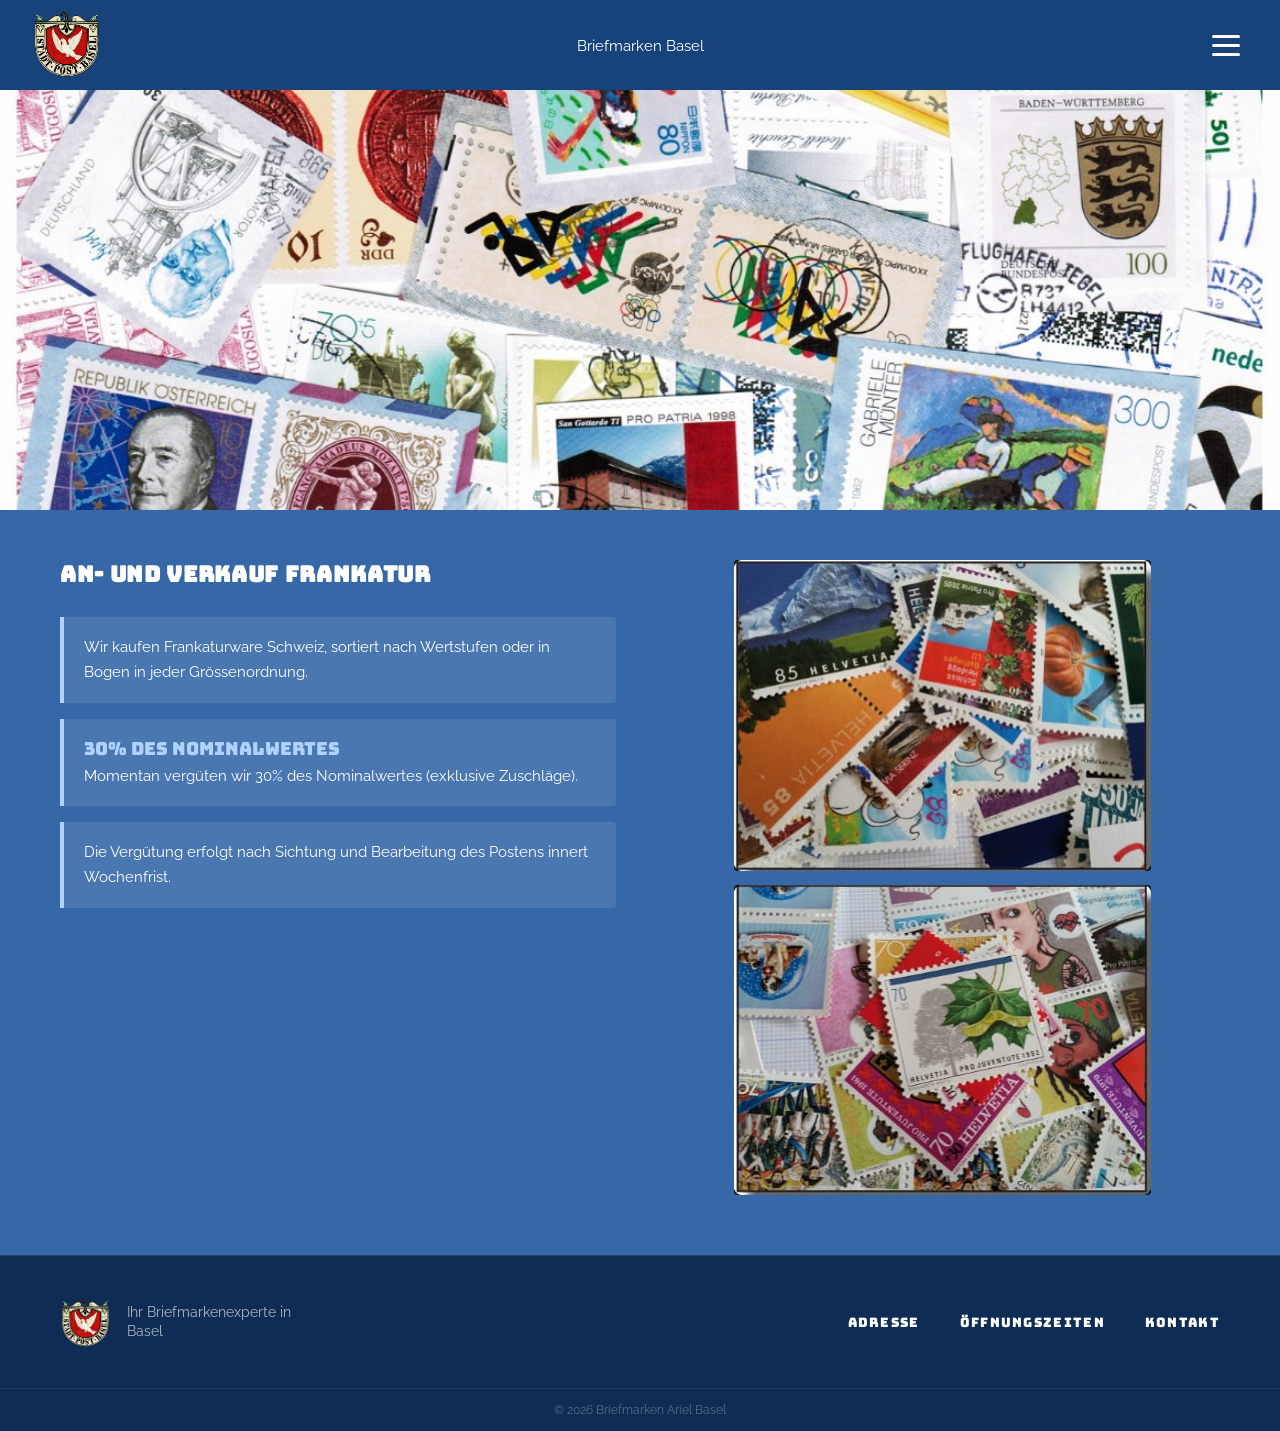
<file: frankatur.html>
<!DOCTYPE html>
<html lang="de">
<head>
  <meta charset="UTF-8" />
  <meta name="viewport" content="width=device-width, initial-scale=1.0" />
  <title>Frankatur – Briefmarken Basel</title>
  <link href="https://fonts.googleapis.com/css2?family=Bungee&family=Raleway:wght@400;700&display=swap" rel="stylesheet" />
  <link rel="icon" type="image/png" href="images/image_1.png" />
  <link rel="stylesheet" href="style.css?v=6" />
</head>
<body>
  <header>
    <a href="index.html"><img class="logo" src="images/image_1.png" alt="Logo" /></a>
    <nav class="sitenav"><a href="index.html">Briefmarken Basel</a></nav>
    <div style="position: relative; margin-left: auto;">
      <button class="hamburger" onclick="toggleMenu()">
        <span></span><span></span><span></span>
      </button>
      <nav class="dropdown-menu" id="dropdownMenu">
        <a href="index.html">Briefmarken</a>
        <a href="gold.html">Gold und Silber</a>
        <a href="frankatur.html">Frankatur</a>
        <a href="kontakt.html">Kontakt &amp; Anfahrt</a>
      </nav>
    </div>
  </header>

  <script>
    var CLOSED_BANNER = false;
    var CLOSED_TEXT = "Wir sind vom 22. bis 26. Juni geschlossen.";
    if (CLOSED_BANNER) {
      document.write('<div style="background:#F5C400;color:#1a1a1a;text-align:center;padding:12px 20px;font-family:Raleway,sans-serif;font-size:15px;font-weight:700;">' + CLOSED_TEXT + '</div>');
    }
  </script>

  <div class="frankatur-hero">
    <img src="images/image_4.jpg" alt="Briefmarken Sammlung" />
  </div>
  <div class="frankatur-content">
    <div class="frankatur-text">
      <h2>An- und Verkauf Frankatur</h2>
      <div class="frankatur-info-block">
        <p>Wir kaufen Frankaturware Schweiz, sortiert nach Wertstufen oder in Bogen in jeder Grössenordnung.</p>
      </div>
      <div class="frankatur-info-block">
        <span class="highlight">30% des Nominalwertes</span>
        <p>Momentan vergüten wir 30% des Nominalwertes (exklusive Zuschläge).</p>
      </div>
      <div class="frankatur-info-block">
        <p>Die Vergütung erfolgt nach Sichtung und Bearbeitung des Postens innert Wochenfrist.</p>
      </div>
    </div>
    <div class="frankatur-images">
      <img src="images/frankatur-seite-bilder-1.jpeg" alt="Frankatur Briefmarken" />
      <img src="images/frankatur-seite-bilder-2.jpeg" alt="Frankatur Briefmarken" />
    </div>
  </div>

  <script>
    function toggleMenu() {
      var menu = document.getElementById('dropdownMenu');
      if (menu.classList.contains('open')) {
        closeDropdown(menu);
      } else {
        menu.classList.remove('closing');
        menu.classList.add('open');
      }
    }
    function closeDropdown(menu) {
      menu = menu || document.getElementById('dropdownMenu');
      if (!menu.classList.contains('open')) return;
      menu.classList.remove('open');
      menu.classList.add('closing');
      setTimeout(function() { menu.classList.remove('closing'); }, 150);
    }
    document.addEventListener('click', function(e) {
      if (!e.target.closest('.hamburger') && !e.target.closest('.dropdown-menu')) {
        closeDropdown(document.getElementById('dropdownMenu'));
      }
    });
  </script>
  <footer class="site-footer">
    <div class="footer-brand">
      <img src="images/image_1.png" alt="Briefmarken Ariel Logo" />
      <span class="footer-tagline">Ihr Briefmarkenexperte in Basel</span>
    </div>
    <div class="footer-links">
      <a class="footer-link" href="kontakt.html#adresse">ADRESSE</a>
      <a class="footer-link" href="kontakt.html#oeffnungszeiten">ÖFFNUNGSZEITEN</a>
      <a class="footer-link" href="kontakt.html#kontakt">KONTAKT</a>
    </div>
  </footer>
  <div class="footer-bottom">© 2026 Briefmarken Ariel Basel</div>
</body>
</html>
</file>
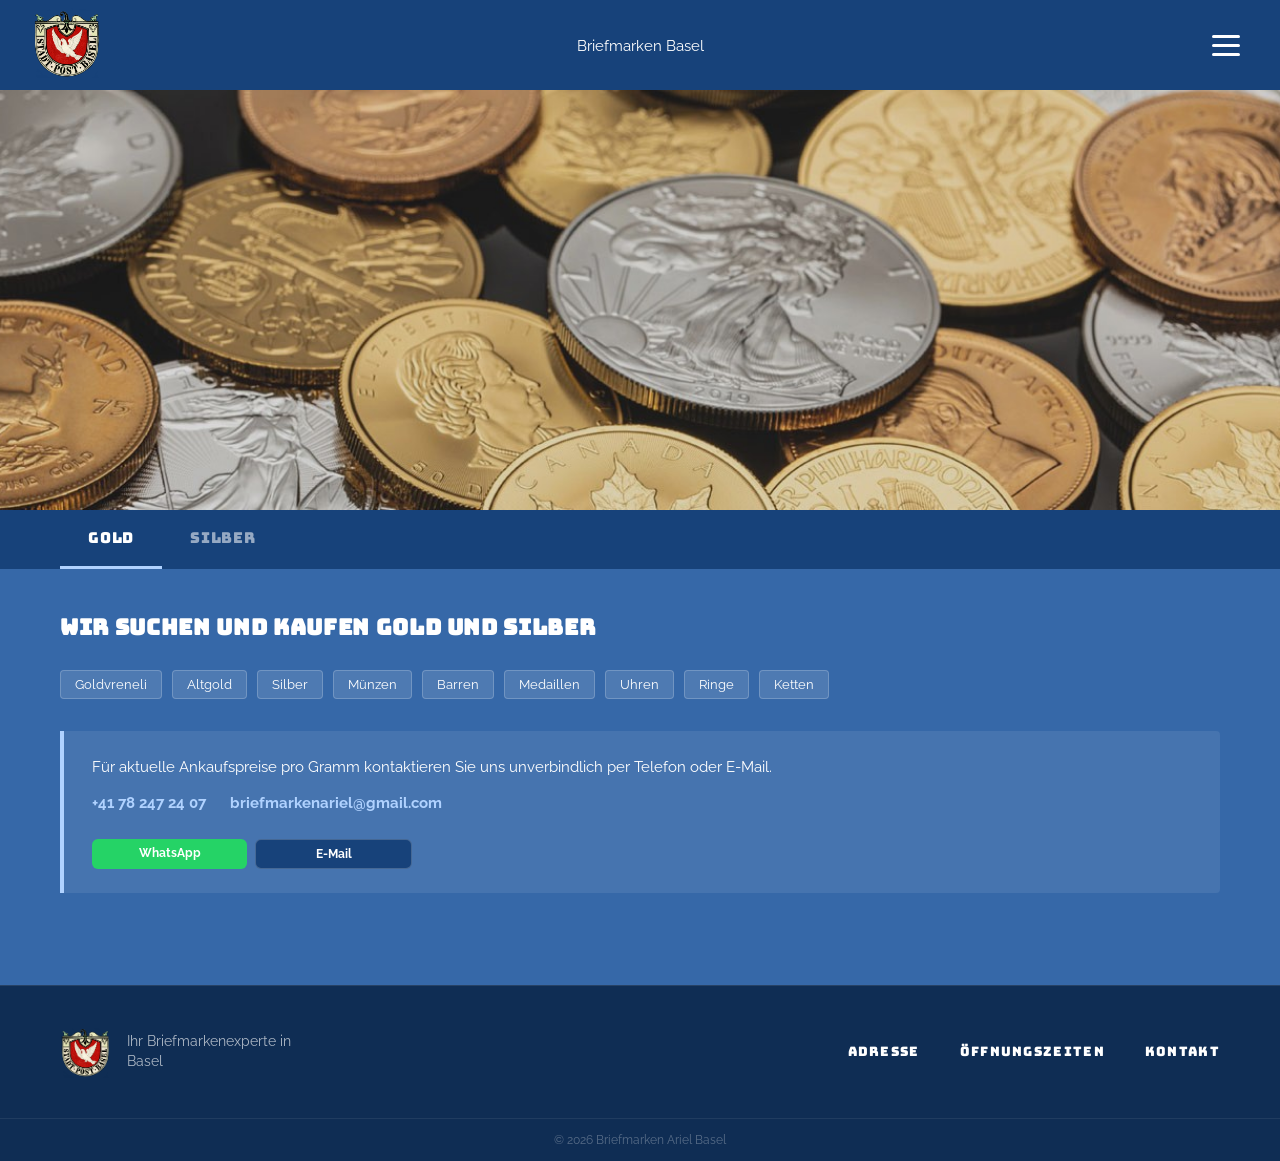
<file: gold.html>
<!DOCTYPE html>
<html lang="de">
<head>
  <meta charset="UTF-8" />
  <meta name="viewport" content="width=device-width, initial-scale=1.0" />
  <title>Gold und Silber – Briefmarken Basel</title>
  <link href="https://fonts.googleapis.com/css2?family=Bungee&family=Raleway:wght@400;700&display=swap" rel="stylesheet" />
  <link rel="icon" type="image/png" href="images/image_1.png" />
  <link rel="stylesheet" href="style.css" />
</head>
<body>
  <header>
    <a href="index.html"><img class="logo" src="images/image_1.png" alt="Logo" /></a>
    <nav class="sitenav"><a href="index.html">Briefmarken Basel</a></nav>
    <div style="position: relative; margin-left: auto;">
      <button class="hamburger" onclick="toggleMenu()">
        <span></span><span></span><span></span>
      </button>
      <nav class="dropdown-menu" id="dropdownMenu">
        <a href="index.html">Briefmarken</a>
        <a href="gold.html">Gold und Silber</a>
        <a href="frankatur.html">Frankatur</a>
        <a href="kontakt.html">Kontakt &amp; Anfahrt</a>
      </nav>
    </div>
  </header>

  <script>
    var CLOSED_BANNER = false;
    var CLOSED_TEXT = "Wir sind vom 22. bis 26. Juni geschlossen.";
    if (CLOSED_BANNER) {
      document.write('<div style="background:#F5C400;color:#1a1a1a;text-align:center;padding:12px 20px;font-family:Raleway,sans-serif;font-size:15px;font-weight:700;">' + CLOSED_TEXT + '</div>');
    }
  </script>

  <div class="frankatur-hero">
    <img src="images/image_3.jpg" alt="Gold und Silber" />
  </div>
  <div class="tab-bar">
    <button class="tab-btn active" onclick="switchTab('gold', this)">GOLD</button>
    <button class="tab-btn" onclick="switchTab('silber', this)">SILBER</button>
  </div>

  <div class="tab-panel active" id="tab-gold">
    <div class="metal-content">
      <h2>Wir suchen und kaufen Gold und Silber</h2>
      <div class="metal-categories">
        <span class="metal-tag">Goldvreneli</span>
        <span class="metal-tag">Altgold</span>
        <span class="metal-tag">Silber</span>
        <span class="metal-tag">Münzen</span>
        <span class="metal-tag">Barren</span>
        <span class="metal-tag">Medaillen</span>
        <span class="metal-tag">Uhren</span>
        <span class="metal-tag">Ringe</span>
        <span class="metal-tag">Ketten</span>
      </div>
      <div class="gold-contact-box">
        <div class="gold-contact-text">Für aktuelle Ankaufspreise pro Gramm kontaktieren Sie uns unverbindlich per Telefon oder E-Mail.</div>
        <div class="gold-contact-links">
          <a href="tel:+41782472407">+41 78 247 24 07</a>
          <a href="mailto:briefmarkenariel@gmail.com">briefmarkenariel@gmail.com</a>
        </div>
        <div class="product-btns" style="margin-top: 16px; max-width: 320px;">
          <a class="product-btn product-btn-wa" href="https://wa.me/41782472407?text=Ich%20m%C3%B6chte%20eine%20Offerte%20f%C3%BCr%20Gold%20%2F%20Silber" target="_blank">WhatsApp</a>
          <a class="product-btn product-btn-email" href="mailto:briefmarkenariel@gmail.com?subject=Offerte%20Gold%20%2F%20Silber">E-Mail</a>
        </div>
      </div>
    </div>
  </div>

  <div class="tab-panel" id="tab-silber">
    <div class="metal-content">
      <h2>Wir bezahlen pro Stück</h2>
      <div class="price-cards" style="grid-template-columns: repeat(4, 1fr);">
        <div class="price-card">
          <div class="price-label">Silber Fünfliber</div>
          <div class="price-value">6.00</div>
          <div class="price-unit">CHF / Stück</div>
          <img src="images/coin_5franken.png" alt="Silber 5 Franken" class="coin-img" />
        </div>
        <div class="price-card">
          <div class="price-label">Silber 2-Fränkler</div>
          <div class="price-value">2.40</div>
          <div class="price-unit">CHF / Stück</div>
          <img src="images/coin_2franken.png" alt="Silber 2 Franken" class="coin-img" />
        </div>
        <div class="price-card">
          <div class="price-label">Silber 1-Fränkler</div>
          <div class="price-value">1.20</div>
          <div class="price-unit">CHF / Stück</div>
          <img src="images/coin_1franken.png" alt="Silber 1 Franken" class="coin-img" />
        </div>
        <div class="price-card">
          <div class="price-label">Silber 50-Räppler</div>
          <div class="price-value">0.60</div>
          <div class="price-unit">CHF / Stück</div>
          <img src="images/coin_50rappen.png" alt="Silber 50 Rappen" class="coin-img" />
        </div>
      </div>
      <p class="price-note">Die aufgeführten Preise sind unverbindliche Richtpreise. Gerne erstellen wir für Sie eine verbindliche Offerte. Melden Sie sich per Telefon oder E-Mail.</p>
    </div>
  </div>

  <script>
    function toggleMenu() {
      var menu = document.getElementById('dropdownMenu');
      if (menu.classList.contains('open')) {
        closeDropdown(menu);
      } else {
        menu.classList.remove('closing');
        menu.classList.add('open');
      }
    }
    function closeDropdown(menu) {
      menu = menu || document.getElementById('dropdownMenu');
      if (!menu.classList.contains('open')) return;
      menu.classList.remove('open');
      menu.classList.add('closing');
      setTimeout(function() { menu.classList.remove('closing'); }, 150);
    }
    document.addEventListener('click', function(e) {
      if (!e.target.closest('.hamburger') && !e.target.closest('.dropdown-menu')) {
        closeDropdown(document.getElementById('dropdownMenu'));
      }
    });
  </script>
  <script>
    function switchTab(name, btn) {
      document.querySelectorAll('.tab-panel').forEach(function(p) { p.classList.remove('active'); });
      document.querySelectorAll('.tab-btn').forEach(function(b) { b.classList.remove('active'); });
      document.getElementById('tab-' + name).classList.add('active');
      btn.classList.add('active');
    }
  </script>
  <footer class="site-footer">
    <div class="footer-brand">
      <img src="images/image_1.png" alt="Briefmarken Ariel Logo" />
      <span class="footer-tagline">Ihr Briefmarkenexperte in Basel</span>
    </div>
    <div class="footer-links">
      <a class="footer-link" href="kontakt.html#adresse">ADRESSE</a>
      <a class="footer-link" href="kontakt.html#oeffnungszeiten">ÖFFNUNGSZEITEN</a>
      <a class="footer-link" href="kontakt.html#kontakt">KONTAKT</a>
    </div>
  </footer>
  <div class="footer-bottom">© 2026 Briefmarken Ariel Basel</div>
</body>
</html>
</file>
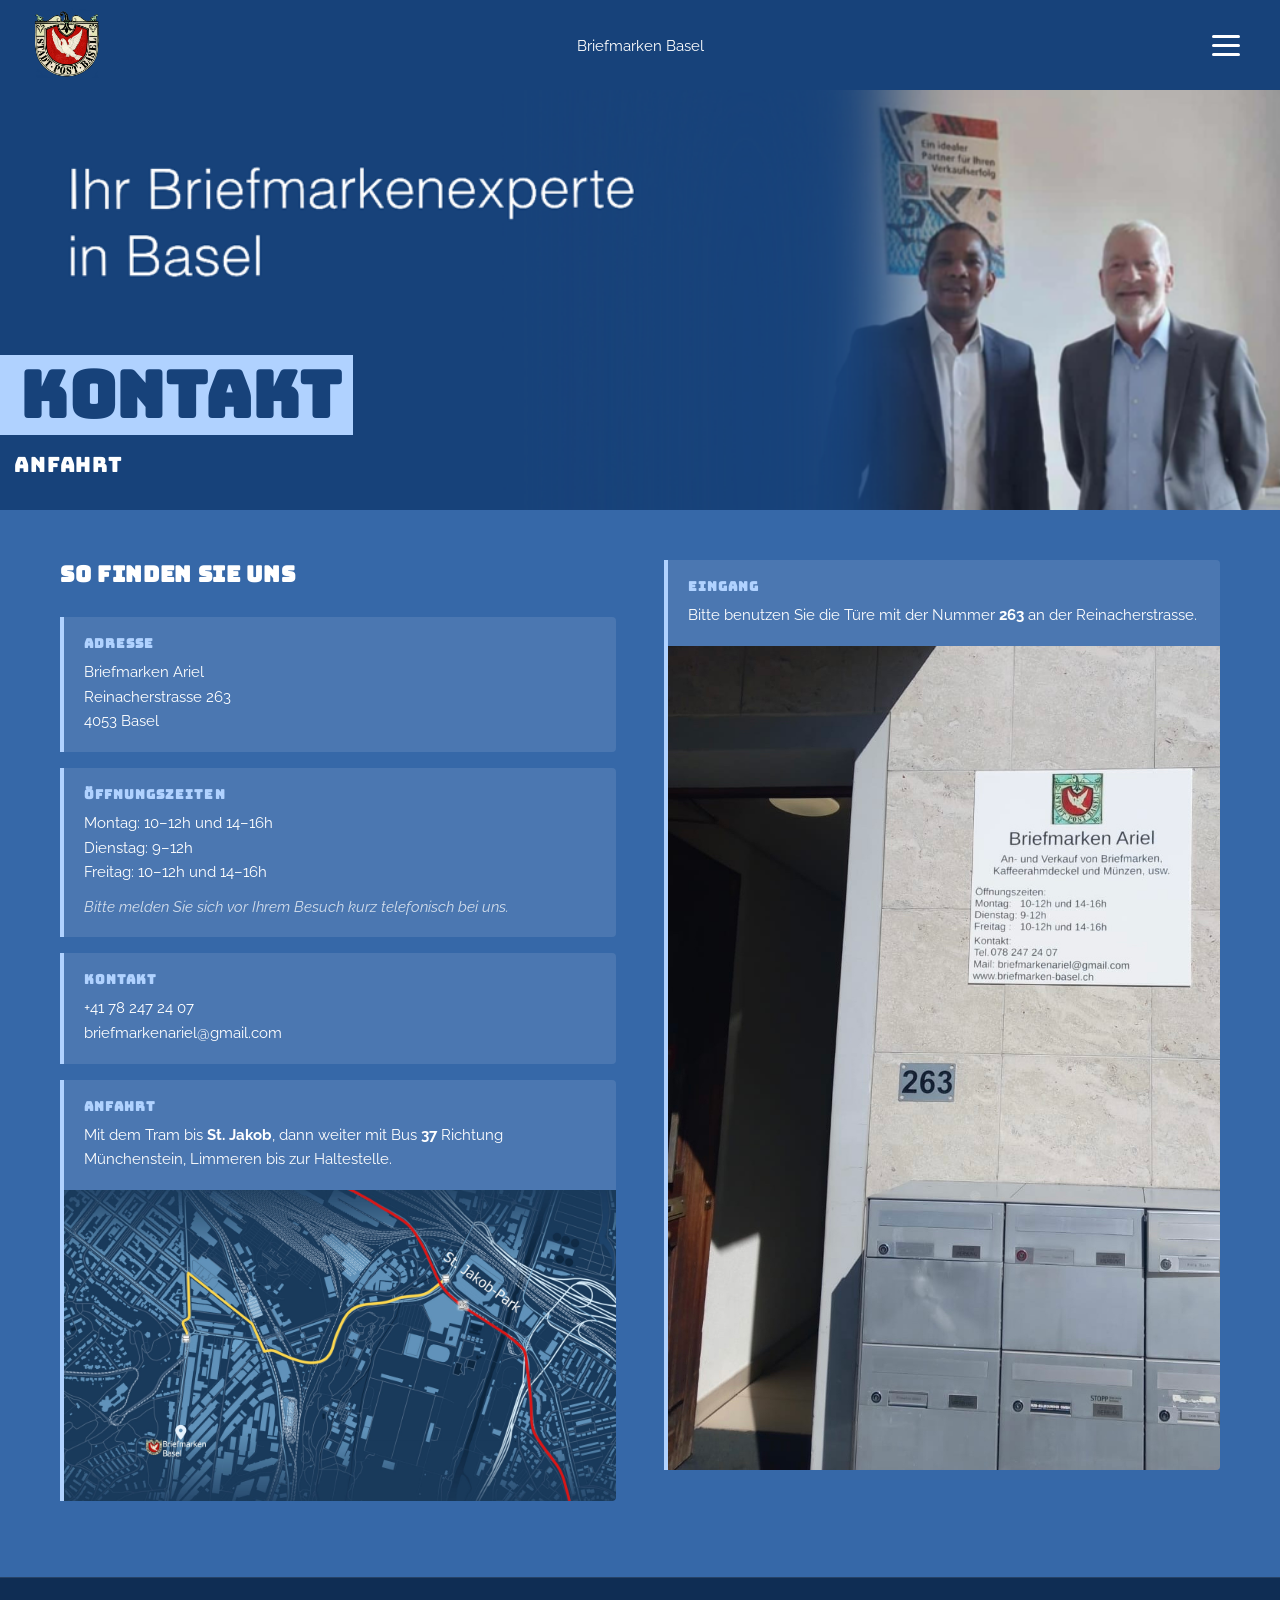
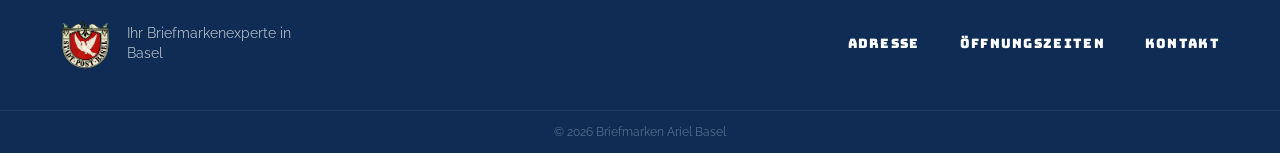
<file: kontakt.html>
<!DOCTYPE html>
<html lang="de">
<head>
  <meta charset="UTF-8" />
  <meta name="viewport" content="width=device-width, initial-scale=1.0" />
  <title>Kontakt & Anfahrt – Briefmarken Basel</title>
  <link href="https://fonts.googleapis.com/css2?family=Bungee&family=Raleway:wght@400;700&display=swap" rel="stylesheet" />
  <link rel="icon" type="image/png" href="images/image_1.png" />
  <link rel="stylesheet" href="style.css" />
</head>
<body>
  <header>
    <a href="index.html"><img class="logo" src="images/image_1.png" alt="Logo" /></a>
    <nav class="sitenav"><a href="index.html">Briefmarken Basel</a></nav>
    <div style="position: relative; margin-left: auto;">
      <button class="hamburger" onclick="toggleMenu()">
        <span></span><span></span><span></span>
      </button>
      <nav class="dropdown-menu" id="dropdownMenu">
        <a href="index.html">Briefmarken</a>
        <a href="gold.html">Gold und Silber</a>
        <a href="frankatur.html">Frankatur</a>
        <a href="kontakt.html">Kontakt &amp; Anfahrt</a>
      </nav>
    </div>
  </header>

  <script>
    var CLOSED_BANNER = false;
    var CLOSED_TEXT = "Wir sind vom 22. bis 26. Juni geschlossen.";
    if (CLOSED_BANNER) {
      document.write('<div style="background:#F5C400;color:#1a1a1a;text-align:center;padding:12px 20px;font-family:Raleway,sans-serif;font-size:15px;font-weight:700;">' + CLOSED_TEXT + '</div>');
    }
  </script>

  <div class="frankatur-hero kontakt-hero-wrap">
    <img src="images/image_8.png" alt="Briefmarken Basel Ariel" class="kontakt-hero-img" style="object-position: left top;" />
    <div class="hero-title-block kontakt-title-block" style="bottom: 24px; flex-direction: column; align-items: flex-start; gap: 8px;">
      <div class="hero-title-main"><h1>KONTAKT</h1></div>
      <div class="hero-title-sub" style="margin-left: 0; align-self: flex-start;"><span>ANFAHRT</span></div>
    </div>
  </div>
  <div class="kontakt-content">
    <div class="kontakt-left">
      <h2>So finden Sie uns</h2>
      <div class="kontakt-info-block" id="adresse">
        <h3>ADRESSE</h3>
        <p>Briefmarken Ariel</p>
        <p>Reinacherstrasse 263</p>
        <p>4053 Basel</p>
      </div>
      <div class="kontakt-info-block" id="oeffnungszeiten">
        <h3>ÖFFNUNGSZEITEN</h3>
        <p>Montag: 10–12h und 14–16h</p>
        <p>Dienstag: 9–12h</p>
        <p>Freitag: 10–12h und 14–16h</p>
        <p style="margin-top:10px; color:rgba(255,255,255,0.75); font-style:italic;">Bitte melden Sie sich vor Ihrem Besuch kurz telefonisch bei uns.</p>
      </div>
      <div class="kontakt-info-block" id="kontakt">
        <h3>KONTAKT</h3>
        <a href="tel:+41782472407">+41 78 247 24 07</a>
        <a href="mailto:briefmarkenariel@gmail.com">briefmarkenariel@gmail.com</a>
      </div>
      <div class="kontakt-info-block" style="padding: 0; overflow: hidden;">
        <div style="padding: 18px 20px;">
          <h3>ANFAHRT</h3>
          <p style="margin-top: 8px;">Mit dem Tram bis <strong>St. Jakob</strong>, dann weiter mit Bus <strong>37</strong> Richtung Münchenstein, Limmeren bis zur Haltestelle.</p>
        </div>
        <img src="images/image_7.jpg" alt="Anfahrtskarte" style="width: 100%; display: block;" />
      </div>
    </div>
    <div class="kontakt-right">
      <div class="kontakt-info-block" style="padding: 0; overflow: hidden;">
        <div style="padding: 18px 20px;">
          <h3>EINGANG</h3>
          <p style="margin-top: 8px;">Bitte benutzen Sie die Türe mit der Nummer <strong>263</strong> an der Reinacherstrasse.</p>
        </div>
        <img src="images/image_6.jpg" alt="Eingang Reinacherstrasse 263" style="width: 100%; display: block;" />
      </div>
    </div>
  </div>

  <script>
    if (window.location.hash) {
      var target = document.querySelector(window.location.hash);
      if (target) {
        window.scrollTo({ top: 0, behavior: 'instant' });
        setTimeout(function() {
          target.scrollIntoView({ behavior: 'smooth', block: 'center' });
        }, 100);
      }
    }
    document.addEventListener('click', function(e) {
      var link = e.target.closest('a[href^="#"]');
      if (link) {
        var target = document.querySelector(link.getAttribute('href'));
        if (target) {
          e.preventDefault();
          target.scrollIntoView({ behavior: 'smooth', block: 'center' });
        }
      }
    });
  </script>

  <script>
    function toggleMenu() {
      var menu = document.getElementById('dropdownMenu');
      if (menu.classList.contains('open')) {
        closeDropdown(menu);
      } else {
        menu.classList.remove('closing');
        menu.classList.add('open');
      }
    }
    function closeDropdown(menu) {
      menu = menu || document.getElementById('dropdownMenu');
      if (!menu.classList.contains('open')) return;
      menu.classList.remove('open');
      menu.classList.add('closing');
      setTimeout(function() { menu.classList.remove('closing'); }, 150);
    }
    document.addEventListener('click', function(e) {
      if (!e.target.closest('.hamburger') && !e.target.closest('.dropdown-menu')) {
        closeDropdown(document.getElementById('dropdownMenu'));
      }
    });
  </script>
  <footer class="site-footer">
    <div class="footer-brand">
      <img src="images/image_1.png" alt="Briefmarken Ariel Logo" />
      <span class="footer-tagline">Ihr Briefmarkenexperte in Basel</span>
    </div>
    <div class="footer-links">
      <a class="footer-link" href="#adresse">ADRESSE</a>
      <a class="footer-link" href="#oeffnungszeiten">ÖFFNUNGSZEITEN</a>
      <a class="footer-link" href="#kontakt">KONTAKT</a>
    </div>
  </footer>
  <div class="footer-bottom">© 2026 Briefmarken Ariel Basel</div>
</body>
</html>
</file>
<file: style.css>
*, *::before, *::after { box-sizing: border-box; margin: 0; padding: 0; }
html { scroll-behavior: smooth; }
body { font-family: 'Raleway', sans-serif; background: #3668A8; color: #fff; }

/* HEADER */
header {
  background-color: #17427A;
  display: flex;
  align-items: center;
  padding: 0 32px;
  height: 90px;
  gap: 32px;
  position: relative;
}
header .logo { height: 72px; width: auto; cursor: pointer; }
header nav.sitenav { position: absolute; left: 50%; transform: translateX(-50%); }
header nav.sitenav a {
  font-family: 'Raleway', sans-serif;
  font-size: 15px;
  color: #fff;
  text-decoration: none;
  cursor: pointer;
}
.hamburger {
  background: none;
  border: none;
  cursor: pointer;
  display: flex;
  flex-direction: column;
  justify-content: center;
  gap: 6px;
  padding: 8px;
}
.hamburger span {
  display: block;
  width: 28px;
  height: 3px;
  background: #fff;
  border-radius: 2px;
}
.dropdown-menu {
  display: none;
  position: absolute;
  top: 100%;
  right: 0;
  background: #17427A;
  flex-direction: column;
  width: max-content;
  z-index: 100;
  box-shadow: 0 4px 12px rgba(0,0,0,0.3);
}
@keyframes dropdown-in {
  from { opacity: 0; transform: scale(0.95) translateY(-6px); }
  to   { opacity: 1; transform: scale(1)    translateY(0); }
}
@keyframes dropdown-out {
  from { opacity: 1; transform: scale(1)    translateY(0); }
  to   { opacity: 0; transform: scale(0.95) translateY(-6px); }
}
.dropdown-menu.open {
  display: flex;
  animation: dropdown-in 0.15s ease forwards;
}
.dropdown-menu.closing {
  display: flex;
  animation: dropdown-out 0.15s ease forwards;
}
.dropdown-menu a {
  font-family: 'Raleway', sans-serif;
  font-size: 15px;
  color: #fff;
  text-decoration: none;
  padding: 14px 24px;
  border-bottom: 1px solid rgba(255,255,255,0.15);
  transition: background 0.2s;
  cursor: pointer;
}
.dropdown-menu a:last-child { border-bottom: none; }
.dropdown-menu a:hover { background: rgba(255,255,255,0.1); }

/* ── BRIEFMARKEN PAGE ── */
.hero {
  position: relative;
  width: 100%;
  height: 480px;
  overflow: hidden;
}
.hero img.hero-bg {
  width: 100%;
  height: 100%;
  object-fit: cover;
  object-position: center 60%;
  display: block;
}
.hero-title-block {
  position: absolute;
  bottom: 60px;
  left: 0;
  display: flex;
  align-items: stretch;
}
.hero-title-main {
  background: #B0D2FF;
  padding: 8px 12px 8px 20px;
  display: flex;
  align-items: center;
}
.hero-title-main h1 {
  font-family: 'Bungee', sans-serif;
  font-size: 64px;
  color: #17427A;
  letter-spacing: 0.01em;
  line-height: 1;
  white-space: nowrap;
}
.hero-title-sub {
  background: #17427A;
  padding: 8px 14px;
  display: flex;
  align-items: center;
  align-self: center;
  margin-left: 40px;
}
.hero-title-sub span {
  font-family: 'Bungee', sans-serif;
  font-size: 21px;
  color: #fff;
  letter-spacing: 0.04em;
  white-space: nowrap;
}
.main-section {
  background-color: #3668A8;
  padding: 50px 60px 30px 60px;
  display: grid;
  grid-template-columns: 1fr;
  gap: 48px;
}
.main-left h2 {
  font-family: 'Bungee', sans-serif;
  font-size: 28px;
  color: #fff;
  line-height: 1.2;
  margin-bottom: 28px;
  text-transform: uppercase;
  letter-spacing: 0.02em;
}
.main-left .text-cols {
  display: grid;
  grid-template-columns: 1fr 1fr;
  gap: 28px;
  margin-bottom: 40px;
}
.main-left .text-cols p {
  font-family: 'Raleway', sans-serif;
  font-size: 14.5px;
  color: #fff;
  line-height: 1.7;
}
.hours-title {
  font-family: 'Bungee', sans-serif;
  font-size: 15px;
  color: #fff;
  letter-spacing: 0.08em;
  text-align: center;
  padding-bottom: 10px;
}
.hours-table { width: 100%; border-collapse: collapse; }
.hours-table tr { border-top: 1px solid rgba(255,255,255,0.45); }
.hours-table tr:last-child { border-bottom: 1px solid rgba(255,255,255,0.45); }
.hours-table td {
  font-family: 'Raleway', sans-serif;
  font-size: 14.5px;
  color: #fff;
  padding: 16px 8px;
}
.hours-table td:first-child { font-weight: 700; width: 110px; }
.hours-table td.times { text-align: right; letter-spacing: 0.01em; }
.main-right { display: flex; flex-direction: column; gap: 28px; }
.main-right .photo { width: 100%; border-radius: 2px; display: block; }
.contact-card {
  display: flex; flex-direction: column;
  align-items: center; text-align: center; gap: 6px;
}
.contact-card .icon {
  width: 44px; height: 44px; border-radius: 50%;
  border: 2px solid rgba(255,255,255,0.7);
  display: flex; align-items: center; justify-content: center;
  margin-bottom: 4px;
}
.contact-card .icon svg { width: 20px; height: 20px; fill: #fff; }
.contact-card h3 {
  font-family: 'Bungee', sans-serif; font-size: 16px;
  color: #fff; letter-spacing: 0.04em; line-height: 1.2;
}
.contact-card p, .contact-card a {
  font-family: 'Raleway', sans-serif; font-size: 14px;
  color: #fff; text-decoration: none; line-height: 1.5;
}

/* ── PAGE TITLE BLOCK ── */
.page-title-block {
  display: flex;
  align-items: stretch;
  margin-bottom: 36px;
}
.page-title-main {
  background: #B0D2FF;
  padding: 8px 12px 8px 20px;
  display: flex;
  align-items: center;
}
.page-title-main h1 {
  font-family: 'Bungee', sans-serif;
  font-size: 48px;
  color: #17427A;
  letter-spacing: 0.01em;
  line-height: 1;
  white-space: nowrap;
  text-transform: uppercase;
}
.page-title-sub {
  background: #17427A;
  padding: 8px 14px;
  display: flex;
  align-items: center;
  align-self: center;
  margin-left: 24px;
}
.page-title-sub span {
  font-family: 'Bungee', sans-serif;
  font-size: 18px;
  color: #fff;
  letter-spacing: 0.04em;
  white-space: nowrap;
}
@media (max-width: 640px) {
  .page-title-main h1 { font-size: 26px; }
  .page-title-sub { margin-left: 8px; padding: 6px 10px; }
  .page-title-sub span { font-size: 13px; }
}

/* ── FRANKATUR IMAGE ── */
.kontakt-hero-wrap { height: 420px; }
.frankatur-hero {
  width: 100%;
  height: 420px;
  overflow: hidden;
  position: relative;
}
.frankatur-hero img {
  width: 100%;
  height: 100%;
  object-fit: cover;
  object-position: center center;
  display: block;
}
@media (max-width: 640px) {
  .frankatur-hero { height: 260px; }
  .kontakt-hero-wrap {
    height: auto;
  }
  .kontakt-title-block {
    bottom: 12px !important;
  }
  .kontakt-hero-img {
    object-fit: contain;
    object-position: center top;
    width: 100%;
    height: auto;
    position: static;
  }
}

/* ── CONTENT PAGES ── */
.content-page {
  padding: 60px;
  min-height: 80vh;
}
.content-page h1 {
  font-family: 'Bungee', sans-serif;
  font-size: 36px;
  color: #fff;
  text-transform: uppercase;
  letter-spacing: 0.02em;
  margin-bottom: 32px;
}
.content-page p {
  font-family: 'Raleway', sans-serif;
  font-size: 16px;
  color: #fff;
  line-height: 1.7;
  max-width: 600px;
}

/* ── MOBILE RESPONSIVE ── */
@media (max-width: 640px) {
  header nav.sitenav { display: none; }
  header { padding: 0 16px; gap: 16px; }
  .hero { height: 260px; }
  .hero-title-block { bottom: 20px; flex-direction: column !important; align-items: flex-start !important; gap: 6px; }
  .hero-title-main { padding: 6px 8px 6px 14px; }
  .hero-title-main h1 { font-size: 28px; }
  .hero-title-sub { margin-left: 0; padding: 6px 10px; align-self: flex-start; }
  .hero-title-sub span { font-size: 13px; }
  .main-section {
    grid-template-columns: 1fr;
    padding: 28px 20px 36px 20px;
    gap: 32px;
  }
  .main-left h2 { font-size: 20px; margin-bottom: 20px; }
  .main-left .text-cols {
    grid-template-columns: 1fr;
    gap: 16px;
    margin-bottom: 28px;
  }
  .hours-table td { padding: 10px 4px; font-size: 13px; }
  .hours-table td.times { text-align: left; }
  .hours-table td:first-child { width: 76px; font-size: 13px; }
  .content-page { padding: 28px 20px; }
  .content-page h1 { font-size: 26px; margin-bottom: 20px; }
  .content-page p { font-size: 15px; max-width: 100%; }
}

/* ── TABLET RESPONSIVE ── */
@media (min-width: 641px) and (max-width: 900px) {
  .main-section {
    grid-template-columns: 1fr;
    padding: 36px 36px 48px 36px;
    gap: 36px;
  }
  .hero-title-main h1 { font-size: 44px; }
  .content-page { padding: 40px 36px; }
}

/* ── RARITÄTEN CAROUSEL ── */
.rarities-section {
  padding: 40px 60px 50px 60px;
  background: #2a5490;
}
.rarities-card {
  background: rgba(255,255,255,0.06);
  border: 1px solid rgba(255,255,255,0.15);
  border-radius: 12px;
  overflow: hidden;
}
.rarities-card-header {
  display: flex;
  align-items: center;
  justify-content: space-between;
  padding: 20px 24px 16px 24px;
  border-bottom: 1px solid rgba(255,255,255,0.1);
}
.rarities-card-title {
  font-family: 'Bungee', sans-serif;
  font-size: 20px;
  color: #fff;
  letter-spacing: 0.04em;
  text-transform: uppercase;
}
.rarities-card-subtitle {
  font-family: 'Raleway', sans-serif;
  font-size: 13px;
  color: rgba(255,255,255,0.55);
  margin-top: 2px;
}
.carousel-btns { display: flex; gap: 8px; }
.carousel-btn {
  background: rgba(255,255,255,0.08);
  border: 1px solid rgba(255,255,255,0.25);
  border-radius: 8px;
  width: 36px;
  height: 36px;
  display: flex;
  align-items: center;
  justify-content: center;
  cursor: pointer;
  transition: background 0.2s, opacity 0.2s;
  color: #fff;
  font-size: 16px;
  line-height: 1;
}
.carousel-btn:hover { background: rgba(255,255,255,0.18); }
.carousel-btn:disabled { opacity: 0.3; cursor: not-allowed; }
.carousel-track-wrapper {
  overflow: hidden;
  padding: 20px 24px 24px 24px;
}
.carousel-track-wrapper::-webkit-scrollbar { width: 8px; }
.carousel-track-wrapper::-webkit-scrollbar-track { background: rgba(255,255,255,0.05); border-radius: 4px; }
.carousel-track-wrapper::-webkit-scrollbar-thumb { background: rgba(255,255,255,0.25); border-radius: 4px; }
.carousel-track-wrapper::-webkit-scrollbar-thumb:hover { background: rgba(255,255,255,0.45); }
.carousel-peek-row {
  display: flex;
  gap: 16px;
  padding: 0 24px 20px 24px;
  height: 56px;
  overflow: hidden;
  position: relative;
  margin-top: -4px;
}
.carousel-peek-row::after {
  content: '';
  position: absolute;
  top: 0; left: 0; right: 0; bottom: 0;
  background: linear-gradient(to bottom, rgba(42,84,144,0.15), rgba(42,84,144,0.95));
  pointer-events: none;
}
.peek-card {
  flex: 0 0 calc(33.333% - 11px);
  height: 120px;
  background: rgba(255,255,255,0.05);
  border: 1px solid rgba(255,255,255,0.12);
  border-radius: 8px 8px 0 0;
}
.rarities-card.expanded .carousel-peek-row { display: none; }
.product-card-placeholder {
  background: rgba(255,255,255,0.05);
  border: 1px solid rgba(255,255,255,0.12);
  border-radius: 8px;
  pointer-events: none;
}
.track-expanded .product-card-placeholder { display: none; }
.carousel-track {
  display: flex;
  gap: 16px;
  transition: transform 0.5s cubic-bezier(0.4, 0, 0.2, 1);
}
.carousel-track.track-expanded .product-card {
  flex: 0 0 calc(16.666% - 13.5px);
}
.product-card {
  flex: 0 0 calc(33.333% - 11px);
  background: rgba(255,255,255,0.05);
  border: 1px solid rgba(255,255,255,0.12);
  border-radius: 8px;
  overflow: hidden;
  display: flex;
  flex-direction: column;
}
.product-card .product-thumb-wrap {
  width: 100%;
  aspect-ratio: 4 / 3;
  overflow: hidden;
  background: rgba(255,255,255,0.04);
  position: relative;
}
.product-card .product-thumb-wrap img {
  width: 100%;
  height: 100%;
  object-fit: cover;
  display: block;
}
/* Collage */
.product-card .collage {
  position: absolute;
  inset: 0;
  display: grid;
  gap: 2px;
  cursor: zoom-in;
}
.collage-1 { grid-template-columns: 1fr; }
.collage-2 { grid-template-columns: 1fr 1fr; }
.collage-3 { grid-template-columns: 3fr 2fr; grid-template-rows: 1fr 1fr; }
.collage-3 .collage-cell:first-child { grid-row: 1 / 3; }
.collage-4 { grid-template-columns: 1fr 1fr; grid-template-rows: 1fr 1fr; }
.collage-cell {
  background-size: cover;
  background-position: center;
  position: relative;
  overflow: hidden;
  transition: filter 0.15s;
}
.collage-cell:hover { filter: brightness(1.12); }
.collage-more {
  position: absolute;
  inset: 0;
  background: rgba(0,0,0,0.55);
  display: flex;
  align-items: center;
  justify-content: center;
  color: #fff;
  font-size: 20px;
  font-weight: bold;
  font-family: 'Bungee', sans-serif;
  letter-spacing: 0.03em;
}
.product-card .product-info {
  padding: 14px 16px;
  flex: 1;
  display: flex;
  flex-direction: column;
  gap: 4px;
}
.product-card .product-name {
  font-family: 'Bungee', sans-serif;
  font-size: 13px;
  color: #fff;
  line-height: 1.3;
  letter-spacing: 0.02em;
}
.product-card .product-desc {
  font-family: 'Raleway', sans-serif;
  font-size: 12px;
  color: rgba(255,255,255,0.6);
  line-height: 1.5;
}
.product-card .product-price {
  font-family: 'Bungee', sans-serif;
  font-size: 15px;
  color: #B0D2FF;
  padding-top: 8px;
}
.product-btns {
  display: flex;
  gap: 8px;
  margin-top: auto;
  padding-top: 12px;
}
.product-btn {
  flex: 1;
  text-align: center;
  padding: 7px 6px;
  border-radius: 6px;
  font-family: 'Raleway', sans-serif;
  font-size: 12px;
  font-weight: 700;
  text-decoration: none;
  transition: opacity 0.2s;
}
.product-btn-wa {
  background: #25D366;
  color: #fff;
}
.product-btn-wa:hover {
  background: #25D366;
  box-shadow: 0 0 12px 3px rgba(37, 211, 102, 0.7);
}
.product-btn-email {
  background: #17427A;
  border: 1px solid rgba(255,255,255,0.2);
  color: #fff;
}
.product-btn-email:hover {
  background: #17427A;
  box-shadow: 0 0 12px 3px rgba(23, 66, 122, 0.9);
}
@media (max-width: 640px) {
  .rarities-section { padding: 20px 16px 28px 16px; }
  .rarities-card-title { font-size: 16px; }
  .product-card { flex: 0 0 calc(80vw - 32px); scroll-snap-align: center; }
  .carousel-track.track-expanded .product-card { flex: 0 0 calc(50% - 8px) !important; scroll-snap-align: unset; }
  /* Native touch scroll on mobile — cards snap to center */
  .carousel-track-wrapper {
    overflow-x: auto !important;
    overflow-y: hidden;
    scroll-snap-type: x mandatory;
    -webkit-overflow-scrolling: touch;
    scrollbar-width: none;
    -ms-overflow-style: none;
    padding: 0 10vw;
  }
  .carousel-track-wrapper::-webkit-scrollbar { display: none; }
  /* Hide arrow buttons — swipe instead */
  .carousel-btn:not(#expand-sw):not(#expand-ch):not(#expand-de) { display: none !important; }
  /* Peek row: 1 full card + sliver of 2nd peeking from right */
  .peek-card { flex: 0 0 calc(80vw - 32px); }
  .carousel-peek-row { margin-top: 0; padding: 8px 0 20px 10vw; gap: 4vw; overflow-x: clip; overflow-y: hidden; }
}
@media (min-width: 641px) and (max-width: 900px) {
  .rarities-section { padding: 32px 36px 40px 36px; }
  .product-card { flex: 0 0 calc(50% - 8px); }
}

/* ── FRANKATUR CONTENT ── */
.frankatur-content {
  background: #3668A8;
  padding: 50px 60px 60px 60px;
  display: grid;
  grid-template-columns: 1fr 1fr;
  gap: 48px;
  align-items: start;
}
.frankatur-text h2 {
  font-family: 'Bungee', sans-serif;
  font-size: 22px;
  color: #fff;
  text-transform: uppercase;
  letter-spacing: 0.03em;
  margin-bottom: 28px;
}
.frankatur-info-block {
  background: rgba(255,255,255,0.1);
  border-left: 4px solid #B0D2FF;
  padding: 18px 20px;
  border-radius: 0 4px 4px 0;
  margin-bottom: 16px;
}
.frankatur-info-block p {
  font-family: 'Raleway', sans-serif;
  font-size: 15px;
  color: #fff;
  line-height: 1.65;
  margin: 0;
}
.frankatur-info-block .highlight {
  font-family: 'Bungee', sans-serif;
  font-size: 18px;
  color: #B0D2FF;
  display: block;
  margin-bottom: 4px;
}
.frankatur-images {
  display: flex;
  flex-direction: column;
  gap: 14px;
}
.frankatur-images img {
  width: 75%;
  height: auto;
  border-radius: 4px;
  display: block;
  margin: 0 auto;
}
.frankatur-img-placeholder {
  aspect-ratio: 1 / 1;
  background: rgba(255,255,255,0.08);
  border-radius: 4px;
  display: flex;
  align-items: center;
  justify-content: center;
  border: 2px dashed rgba(255,255,255,0.2);
  color: rgba(255,255,255,0.35);
  font-family: 'Raleway', sans-serif;
  font-size: 12px;
  text-align: center;
  padding: 10px;
}
@media (max-width: 640px) {
  .frankatur-content {
    grid-template-columns: 1fr;
    padding: 28px 20px 36px 20px;
    gap: 32px;
  }
}
@media (min-width: 641px) and (max-width: 900px) {
  .frankatur-content {
    grid-template-columns: 1fr;
    padding: 36px 36px 48px 36px;
  }
}

/* ── GOLD/SILBER TABS ── */
.tab-bar {
  display: flex;
  background: #17427A;
  padding: 0 60px;
}
.tab-btn {
  font-family: 'Bungee', sans-serif;
  font-size: 15px;
  color: rgba(255,255,255,0.55);
  background: none;
  border: none;
  border-bottom: 3px solid transparent;
  padding: 18px 28px;
  cursor: pointer;
  letter-spacing: 0.05em;
  transition: color 0.2s, border-color 0.2s;
}
.tab-btn.active {
  color: #fff;
  border-bottom-color: #B0D2FF;
}
.tab-panel { display: none; }
.tab-panel.active { display: block; }
@media (max-width: 640px) {
  .tab-bar { padding: 0 20px; }
  .tab-btn { padding: 14px 18px; font-size: 13px; }
}

/* ── GOLD/SILBER CONTENT ── */
.metal-content {
  padding: 44px 60px 60px 60px;
  background: #3668A8;
}
.metal-content h2 {
  font-family: 'Bungee', sans-serif;
  font-size: 22px;
  color: #fff;
  text-transform: uppercase;
  letter-spacing: 0.03em;
  margin-bottom: 28px;
}
.metal-categories {
  display: flex;
  flex-wrap: wrap;
  gap: 10px;
  margin-bottom: 32px;
}
.metal-tag {
  font-family: 'Raleway', sans-serif;
  font-size: 13px;
  color: #fff;
  background: rgba(255,255,255,0.12);
  border: 1px solid rgba(255,255,255,0.2);
  border-radius: 4px;
  padding: 6px 14px;
}
.price-cards {
  display: grid;
  grid-template-columns: repeat(3, 1fr);
  gap: 16px;
  margin-bottom: 32px;
}
.price-card {
  background: rgba(255,255,255,0.1);
  border-radius: 8px;
  padding: 20px;
  text-align: center;
}
.price-card .price-label {
  font-family: 'Raleway', sans-serif;
  font-size: 13px;
  color: rgba(255,255,255,0.75);
  margin-bottom: 8px;
}
.price-card .price-value {
  font-family: 'Bungee', sans-serif;
  font-size: 22px;
  color: #B0D2FF;
}
.price-card .price-unit {
  font-family: 'Raleway', sans-serif;
  font-size: 12px;
  color: rgba(255,255,255,0.6);
  margin-top: 4px;
}
.coin-img {
  width: 100%;
  max-width: 140px;
  height: auto;
  display: block;
  margin: 12px auto 0 auto;
  border-radius: 50%;
}
.gold-contact-box {
  background: rgba(255,255,255,0.08);
  border-left: 4px solid #B0D2FF;
  border-radius: 0 4px 4px 0;
  padding: 24px 28px;
  margin-bottom: 32px;
}
.gold-contact-text {
  font-family: 'Raleway', sans-serif;
  font-size: 15px;
  color: #fff;
  line-height: 1.65;
  margin-bottom: 14px;
}
.gold-contact-links {
  display: flex;
  gap: 24px;
  flex-wrap: wrap;
}
.gold-contact-links a {
  font-family: 'Raleway', sans-serif;
  font-size: 14.5px;
  color: #B0D2FF;
  text-decoration: none;
  font-weight: 700;
}
.gold-contact-links a:hover { text-decoration: underline; }
.price-note {
  font-family: 'Raleway', sans-serif;
  font-size: 13.5px;
  color: rgba(255,255,255,0.75);
  line-height: 1.65;
  border-top: 1px solid rgba(255,255,255,0.2);
  padding-top: 20px;
  font-style: italic;
}
@media (max-width: 640px) {
  .metal-content { padding: 28px 20px 36px 20px; }
  .price-cards { grid-template-columns: 1fr !important; gap: 12px; }
}
@media (min-width: 641px) and (max-width: 900px) {
  .metal-content { padding: 32px 36px 48px 36px; }
}

/* ── KONTAKT & ANFAHRT PAGE ── */
.kontakt-content {
  background: #3668A8;
  padding: 50px 60px 60px 60px;
  display: grid;
  grid-template-columns: 1fr 1fr;
  gap: 48px;
  align-items: start;
}
.kontakt-left h2 {
  font-family: 'Bungee', sans-serif;
  font-size: 22px;
  color: #fff;
  text-transform: uppercase;
  letter-spacing: 0.03em;
  margin-bottom: 28px;
}
.kontakt-info-block {
  background: rgba(255,255,255,0.1);
  border-left: 4px solid #B0D2FF;
  padding: 18px 20px;
  border-radius: 0 4px 4px 0;
  margin-bottom: 16px;
}
.kontakt-info-block h3 {
  font-family: 'Bungee', sans-serif;
  font-size: 13px;
  color: #B0D2FF;
  letter-spacing: 0.08em;
  margin-bottom: 8px;
}
.kontakt-info-block p, .kontakt-info-block a {
  font-family: 'Raleway', sans-serif;
  font-size: 14.5px;
  color: #fff;
  line-height: 1.7;
  text-decoration: none;
  display: block;
}
.kontakt-right { display: flex; flex-direction: column; gap: 20px; }
.kontakt-entrance-img {
  width: 100%;
  border-radius: 4px;
  display: block;
}
.kontakt-map-img {
  width: 100%;
  border-radius: 4px;
  display: block;
}
@media (max-width: 640px) {
  .kontakt-content {
    grid-template-columns: 1fr;
    padding: 28px 20px 36px 20px;
    gap: 32px;
  }
}
@media (min-width: 641px) and (max-width: 900px) {
  .kontakt-content {
    grid-template-columns: 1fr;
    padding: 32px 36px 48px 36px;
  }
}

/* ── RARITÄTEN SPOTLIGHT ── */
.spotlight-section {
  padding: 24px 0 32px 48px;
}
.spotlight-header {
  margin-bottom: 28px;
  padding-right: 48px;
}
.spotlight-title {
  font-family: 'Bungee', sans-serif;
  font-size: 22px;
  color: #fff;
  letter-spacing: 0.04em;
  text-transform: uppercase;
}
.spotlight-subtitle {
  font-family: 'Raleway', sans-serif;
  font-size: 14px;
  color: rgba(255,255,255,0.55);
  margin-top: 4px;
}
.spotlight-scroller {
  overflow: hidden;
  padding: 16px 0 24px 0;
}
.spotlight-track {
  display: flex;
  gap: 24px;
  will-change: transform;
}
.spotlight-card {
  flex: 0 0 300px;
  background: rgba(255,255,255,0.07);
  border: 1px solid rgba(255,255,255,0.15);
  border-radius: 12px;
  overflow: hidden;
  cursor: pointer;
  transition: border-color 0.2s;
}
.spotlight-card:hover { border-color: rgba(176,210,255,0.5); }
.spotlight-img-wrap {
  width: 100%;
  aspect-ratio: 4 / 3;
  overflow: hidden;
}
.spotlight-img-wrap img {
  width: 100%;
  height: 100%;
  object-fit: cover;
  display: block;
  cursor: zoom-in;
}
.spotlight-info {
  padding: 12px 14px 14px 14px;
}
.spotlight-name {
  font-family: 'Bungee', sans-serif;
  font-size: 13px;
  color: #fff;
  letter-spacing: 0.03em;
  margin-bottom: 10px;
}
.spotlight-btns {
  display: flex;
  gap: 8px;
}
@media (max-width: 640px) {
  .spotlight-section { padding: 28px 0 20px 16px; }
  .spotlight-header { padding-right: 16px; }
  .spotlight-card { flex: 0 0 240px; }
}

/* ── FOOTER ── */
.site-footer {
  background: #0f2d54;
  border-top: 1px solid rgba(255,255,255,0.1);
  padding: 40px 60px;
  display: flex;
  align-items: center;
  justify-content: space-between;
  gap: 32px;
}
.footer-brand {
  display: flex;
  align-items: center;
  gap: 16px;
}
.footer-brand img {
  height: 52px;
  width: auto;
}
.footer-tagline {
  font-family: 'Raleway', sans-serif;
  font-size: 14px;
  color: rgba(255,255,255,0.65);
  line-height: 1.4;
  max-width: 180px;
}
.footer-links {
  display: flex;
  gap: 40px;
}
.footer-link {
  font-family: 'Bungee', sans-serif;
  font-size: 13px;
  color: #fff;
  letter-spacing: 0.1em;
  text-decoration: none;
  transition: color 0.2s;
}
.footer-link:hover { color: #B0D2FF; }
.footer-bottom {
  background: #0f2d54;
  border-top: 1px solid rgba(255,255,255,0.07);
  text-align: center;
  padding: 14px 60px;
  font-family: 'Raleway', sans-serif;
  font-size: 12px;
  color: rgba(255,255,255,0.3);
}
@media (max-width: 640px) {
  .site-footer { flex-direction: column; align-items: flex-start; padding: 32px 20px; gap: 24px; }
  .footer-links { gap: 24px; flex-wrap: wrap; }
  .footer-bottom { padding: 14px 20px; }
}
@media (min-width: 641px) and (max-width: 900px) {
  .site-footer { padding: 36px 36px; }
  .footer-links { gap: 24px; }
}
</file>
